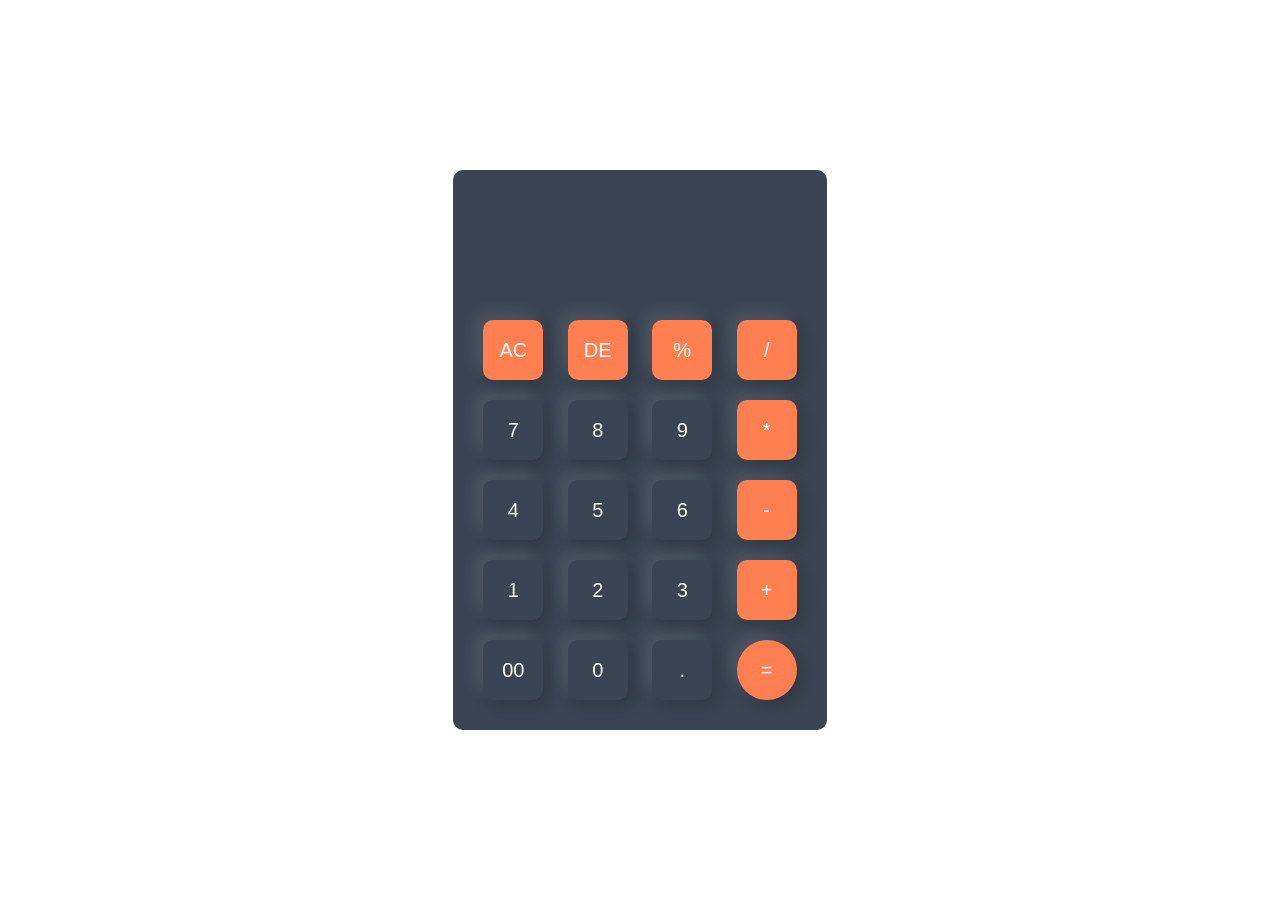
<file: index.html>
<!DOCTYPE html>
<html lang="en">
<head>
    <meta charset="UTF-8">
    <meta name="viewport" content="width=device-width, initial-scale=1.0">
    <title>Calculator-Using JavaScript</title>
    <link rel="stylesheet" href="cal.css">
</head>
<body>
    <div class="container">
      <div class="calculator">
        <form onsubmit="return false;">
            <div class="display">
                <input type="text" name="display">
            </div>
             <div>
                <input type="button" value="AC"class="functional"onclick="clearDisplay()"class="functional">
                <input type="button" value="DE"class="functional"onclick="deleteLast()" >
                <input type="button" value="%"class="functional"onclick="addValue('%')">
                <input type="button" value="/"class="functional"onclick="addValue('/')">
             </div>
             <div>
                <input type="button" value="7"onclick="addValue('7')">
                <input type="button" value="8"onclick="addValue('8')">
                <input type="button" value="9"onclick="addValue('9')">
                <input type="button" value="*"class="functional"onclick="addValue('*')">
             </div>
             <div>
                <input type="button" value="4"onclick="addValue('4')">
                <input type="button" value="5"onclick="addValue('5')">
                <input type="button" value="6"onclick="addValue('6')">
                <input type="button" value="-"onclick="addValue('-')"class="functional">
             </div>
             <div>
                <input type="button" value="1"onclick="addValue('1')">
                <input type="button" value="2"onclick="addValue('2')">
                <input type="button" value="3"onclick="addValue('3')">
                <input type="button" value="+" onclick="addValue('+')"class="functional">
             </div>
             <div>
                <input type="button" value="00"onclick="addValue('00')">
                <input type="button" value="0"onclick="addValue('0')">
                  <input type="button" value="."onclick="addValue('.')">
                <input type="button" value="=" class="equal" onclick="calculate()">
                
             </div>
        </form>
      </div>
    </div>
    <script src="script.js"></script>
</body>
</html>
</file>
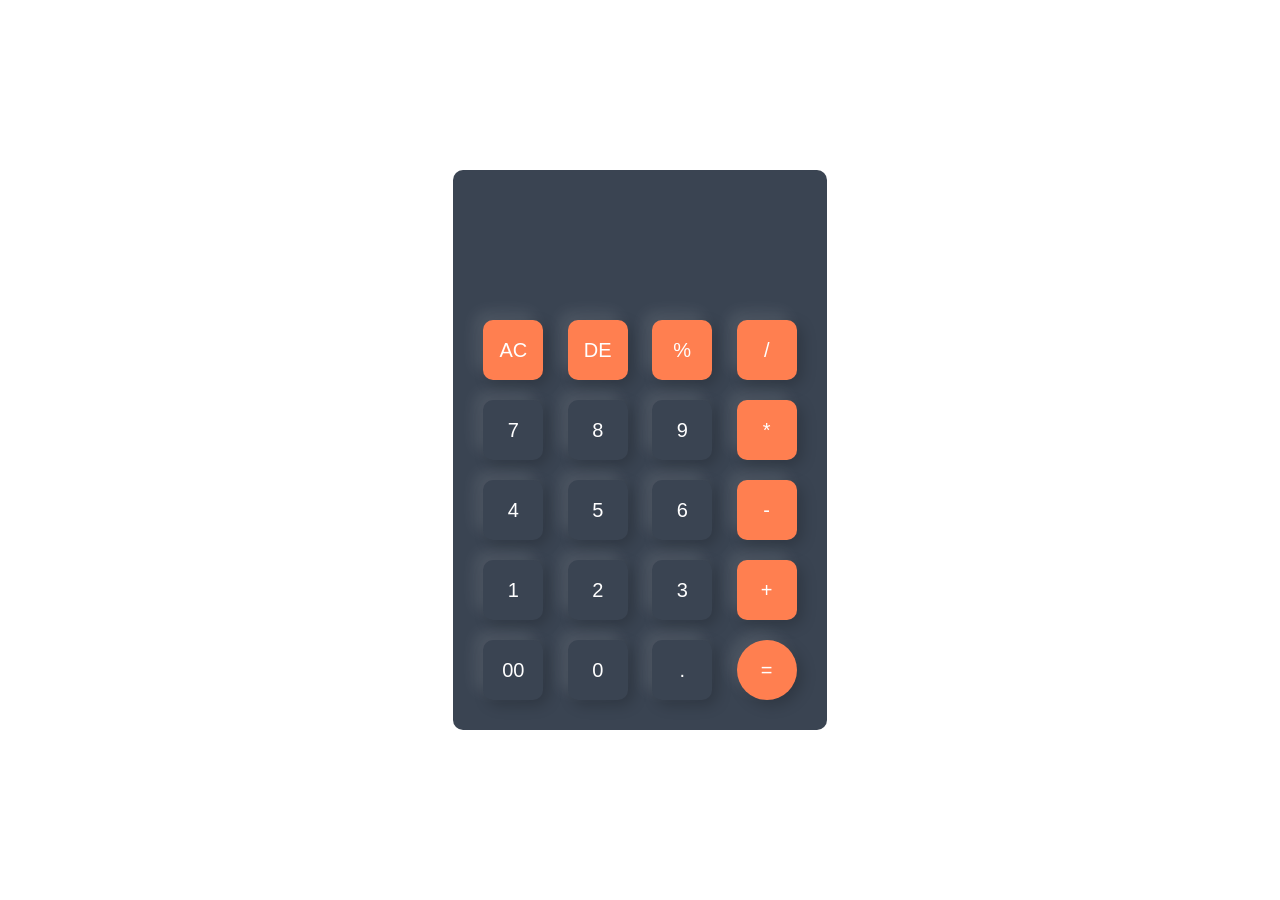
<file: javacal.html>
<!DOCTYPE html>
<html lang="en">
<head>
    <meta charset="UTF-8">
    <meta name="viewport" content="width=device-width, initial-scale=1.0">
    <title>Calculator-Using JavaScript</title>
    <link rel="stylesheet" href="cal.css">
</head>
<body>
    <div class="container">
      <div class="calculator">
        <form onsubmit="return false;">
            <div class="display">
                <input type="text" name="display">
            </div>
             <div>
                <input type="button" value="AC"class="functional"onclick="display.value=''"class="operator">
                <input type="button" value="DE"class="functional"onclick="display.value= display.value.toString().slice(0,-1)" >
                <input type="button" value="%"class="functional"onclick="display.value+='%'">
                <input type="button" value="/"class="functional"onclick="display.value+='/'">
             </div>
             <div>
                <input type="button" value="7"onclick="display.value+='7'">
                <input type="button" value="8"onclick="display.value+='8'">
                <input type="button" value="9"onclick="display.value+='9'">
                <input type="button" value="*"class="functional"onclick="display.value+='*'">
             </div>
             <div>
                <input type="button" value="4"onclick="display.value+='4'">
                <input type="button" value="5"onclick="display.value+='5'">
                <input type="button" value="6"onclick="display.value+='6'">
                <input type="button" value="-"onclick="display.value+='-'"class="functional">
             </div>
             <div>
                <input type="button" value="1"onclick="display.value+='1'">
                <input type="button" value="2"onclick="display.value+='2'">
                <input type="button" value="3"onclick="display.value+='3'">
                <input type="button" value="+" onclick="display.value+='+'"class="functional">
             </div>
             <div>
                <input type="button" value="00"onclick="display.value+='00'">
                <input type="button" value="0"onclick="display.value+='0'">
                  <input type="button" value="."onclick="display.value+='.'">
                <input type="button" value="=" class="equal" onclick="display.value=eval(display.value)">
                
             </div>
        </form>
      </div>
    </div>
    <entry src="entry.js"></entry>
</body>
</html>
</file>
<file: cal.css>
*{
    margin: 0;
    padding: 0;
    font-family: 'Poppins', sans-serif;
    box-sizing: border-box;
}
.container{
    width:100%;
    height:100vh;
    background: #00000000;
    display:flex;
    align-items: center;
    justify-content: center;
}
.calculator{
    background-color:#3a4452;
    padding: 20px;
    border-radius: 10px;;
}
.calculator form input{
    border: 0;
    outline: 0;
    width: 60px;
    height:60px;
    border-radius: 10px;
    box-shadow: -8px -8px 15px rgba(255, 255, 255, 0.1),
                5px 5px 15px rgba(0, 0, 0, 0.2);
    background: transparent;
    font-size: 20px;
    color: #fff;
    cursor: pointer;
    margin: 10px;
}
   form .display{
    display: flex;
    justify-content: flex-end;
    margin:20px 0 ;
   }
    form .display input{
     text-align: right;
     flex: 1;
     font-size: 45px;
     box-shadow: none;
   } 
      form input.functional{
                
                background-color: coral;
               }
        form input.equal{
                    
                    background-color: coral;
                    border-radius: 100px;
                 }
@media(max-width:480px){
                    .calculator{
                        width: 90%;
                        padding:15px;
                    }
                    .calculator form input {
                        width: 57px;
                        height: 50px;
                        font-size: 16px;
                        margin: 6px;
                    }
                    form.display input{
                        font-size: 32px;
                    }
}
</file>
